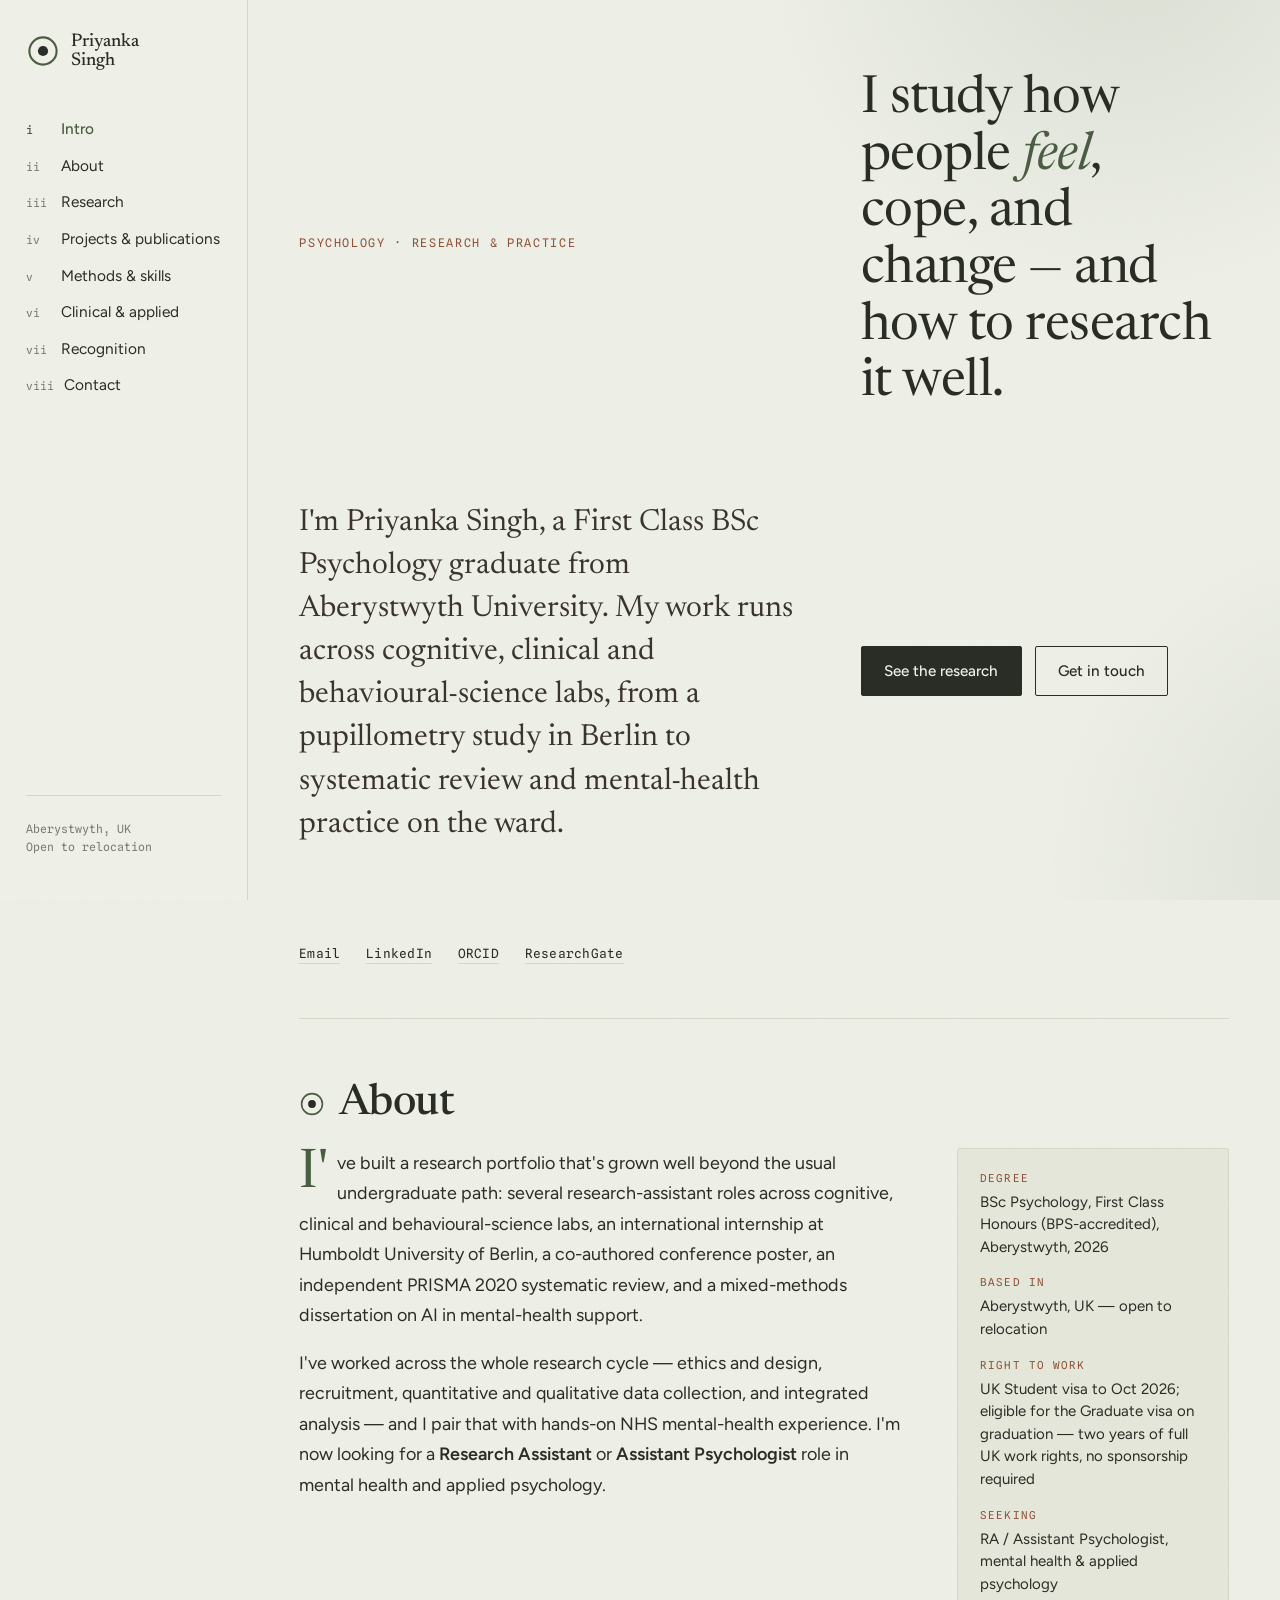
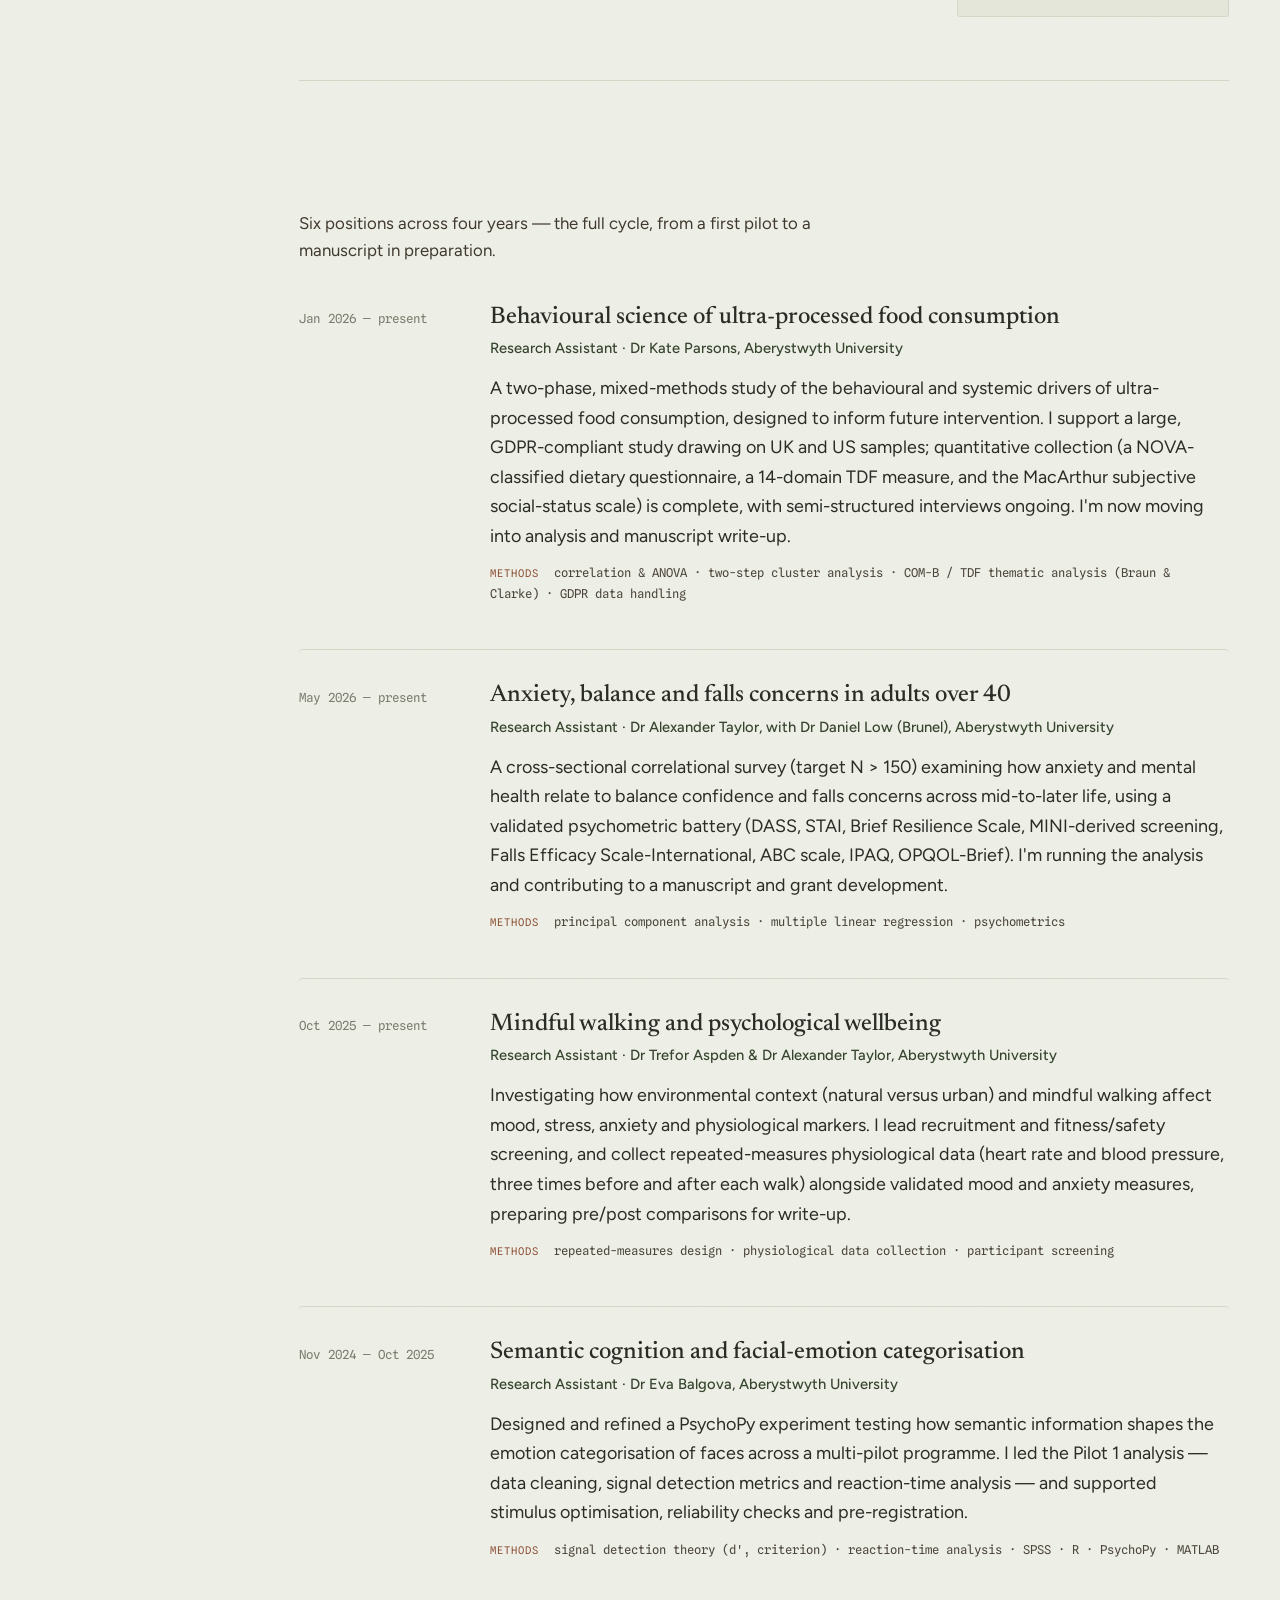
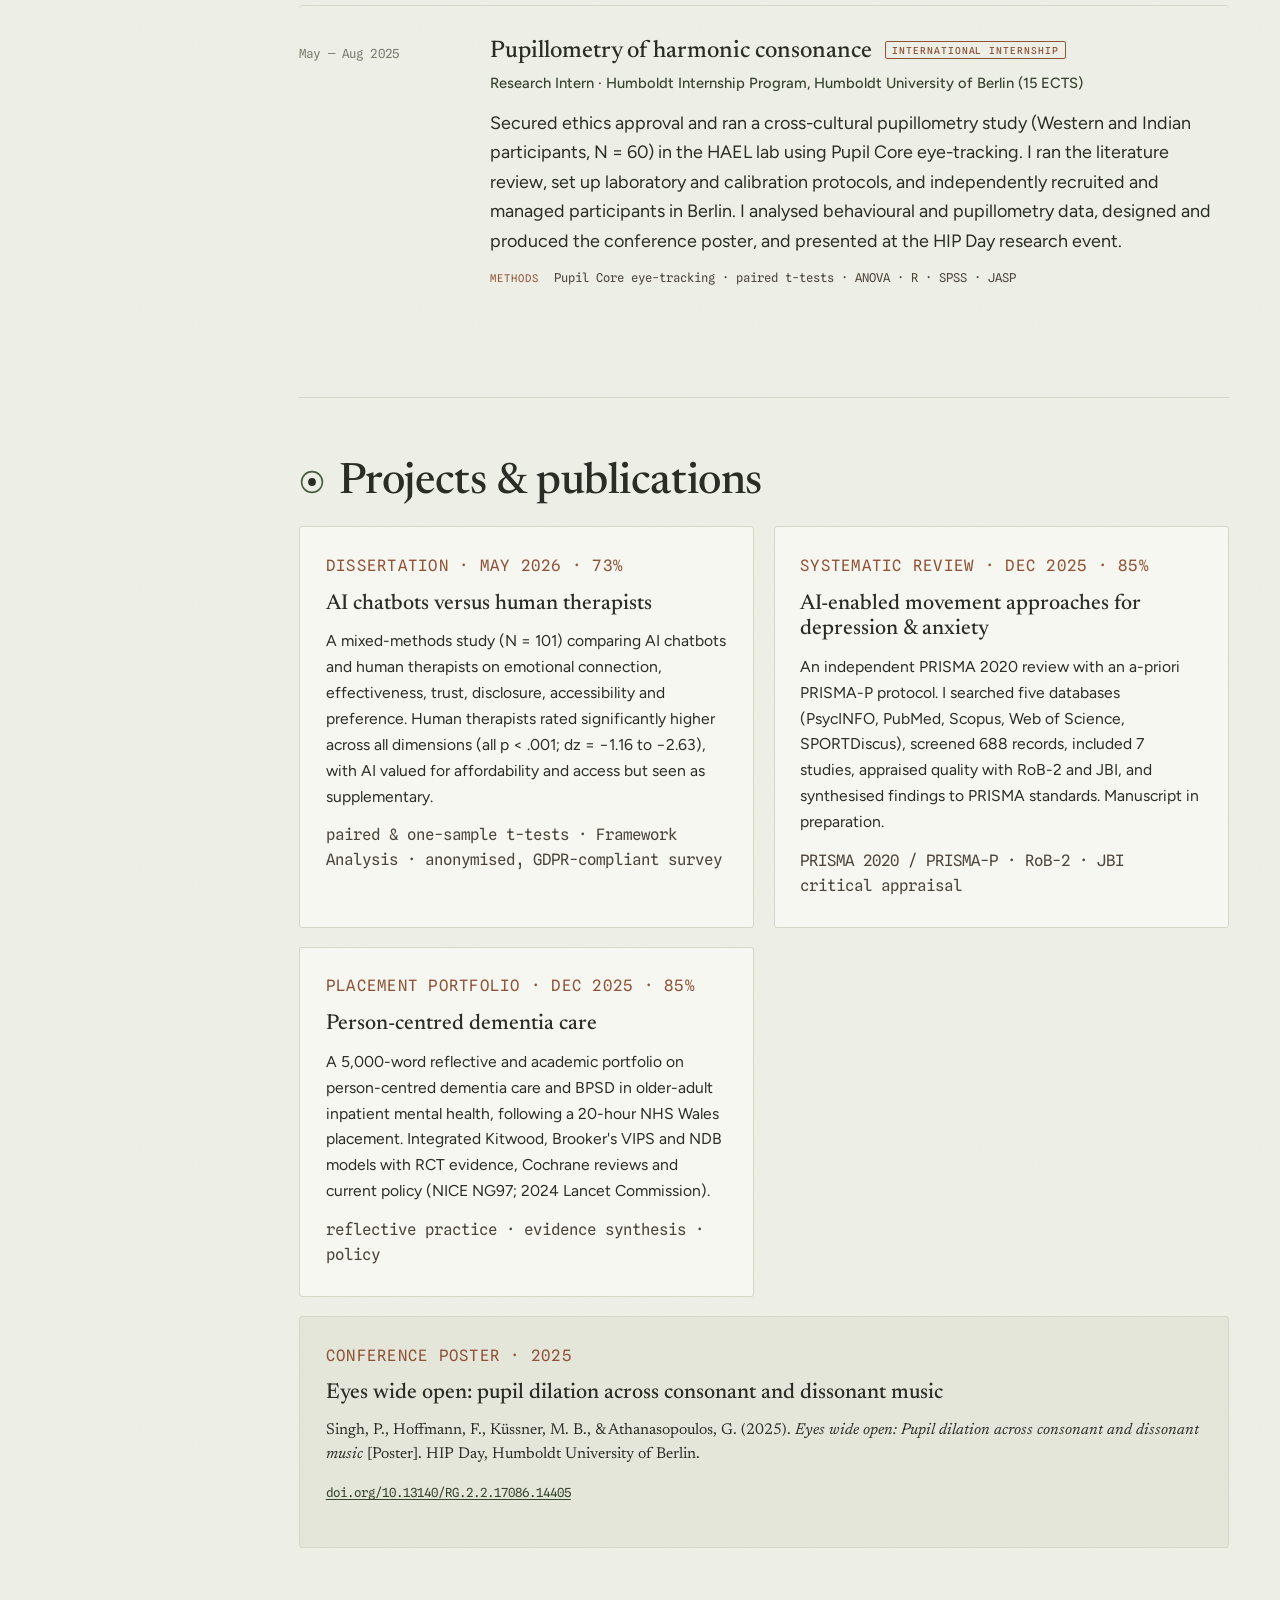
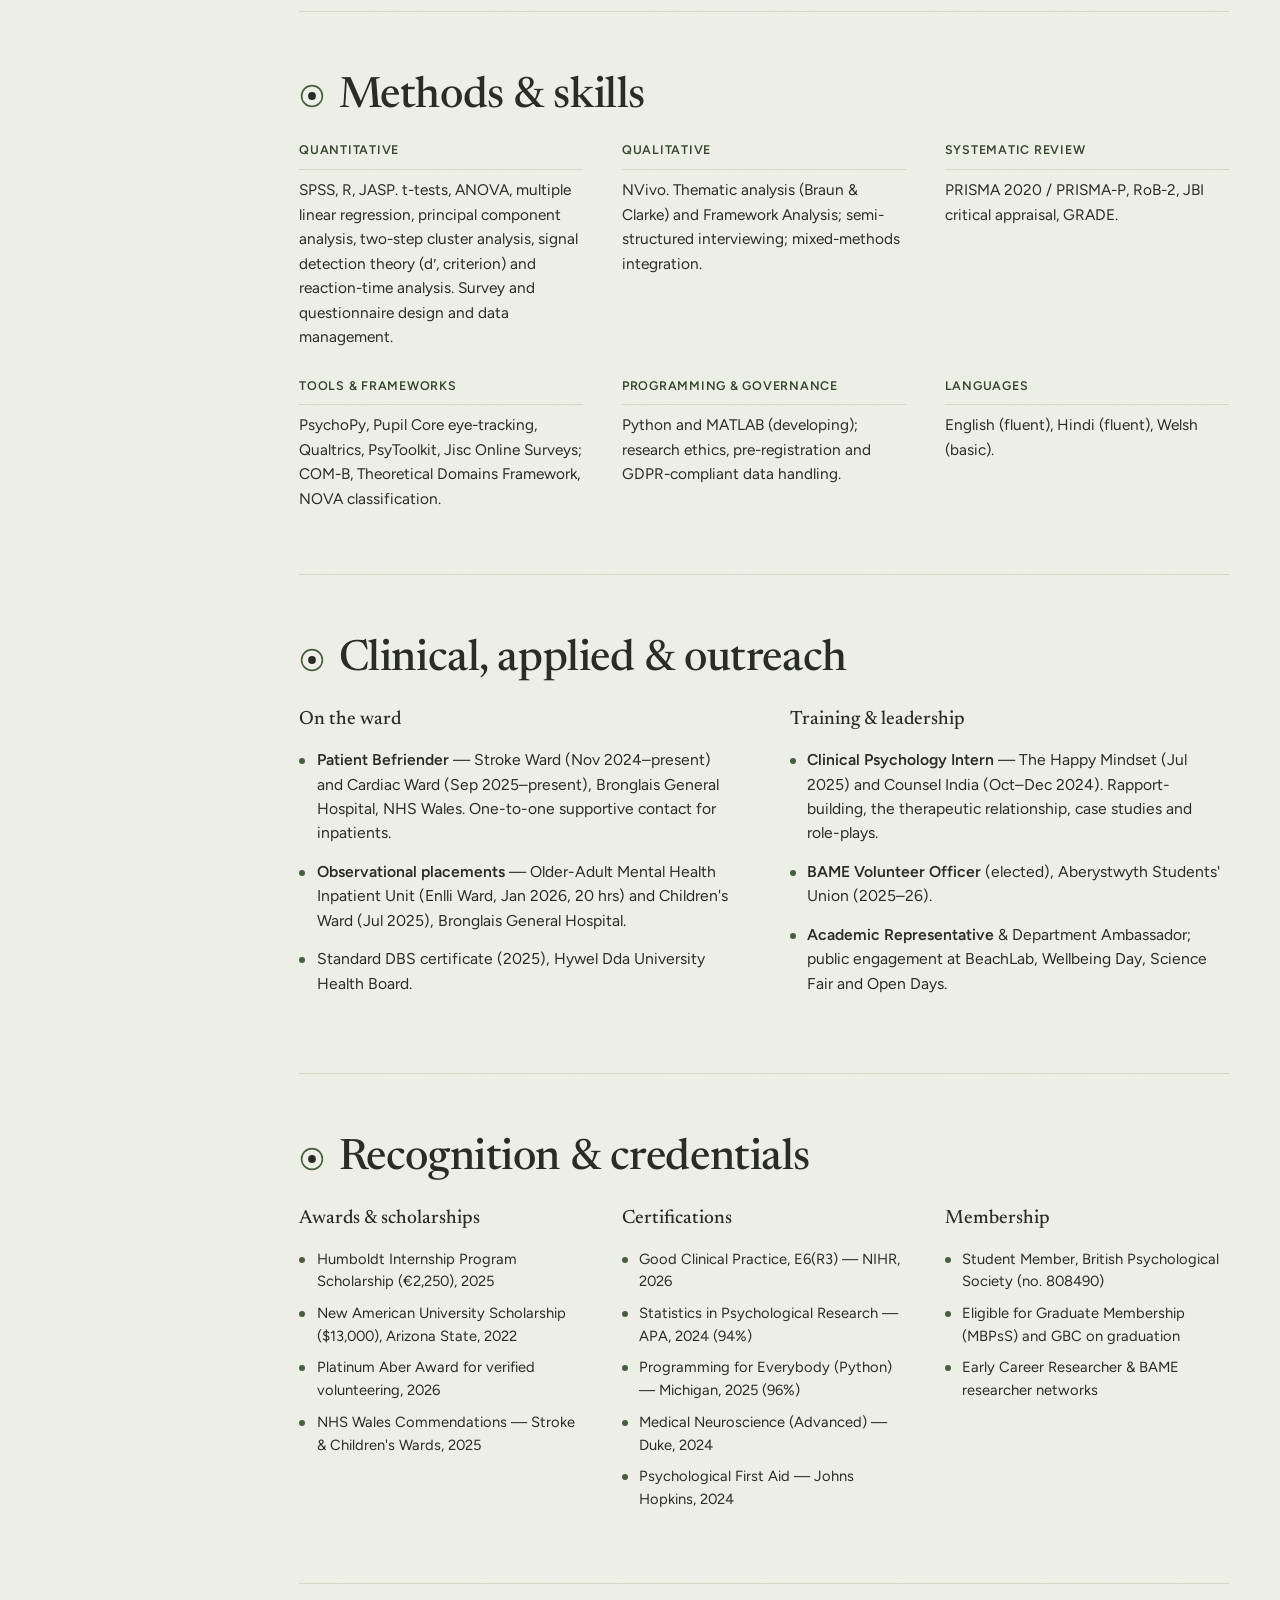
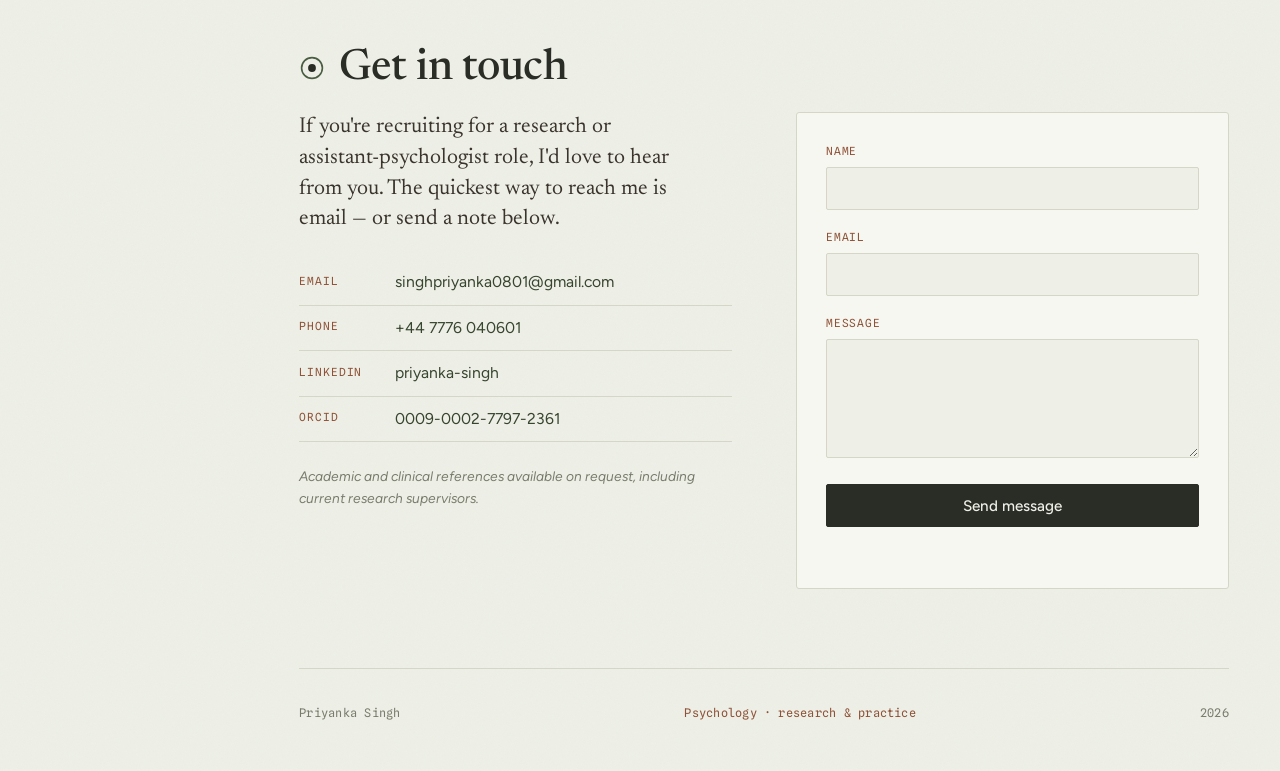
<file: index (2).html>
<!DOCTYPE html>
<html lang="en">
<head>
<meta charset="UTF-8" />
<meta name="viewport" content="width=device-width, initial-scale=1.0" />
<title>Priyanka Singh — Psychology Researcher</title>
<meta name="description" content="Priyanka Singh — First Class BSc Psychology graduate and research assistant across cognitive, clinical and behavioural science. Seeking Research Assistant / Assistant Psychologist roles." />
<link rel="icon" href="favicon.svg" type="image/svg+xml" />
<meta property="og:title" content="Priyanka Singh — Psychology Researcher" />
<meta property="og:description" content="Research across cognitive, clinical and behavioural science." />
<meta property="og:type" content="website" />
<link rel="preconnect" href="https://fonts.googleapis.com" />
<link rel="preconnect" href="https://fonts.gstatic.com" crossorigin />
<link href="https://fonts.googleapis.com/css2?family=Newsreader:ital,opsz,wght@0,6..72,400;0,6..72,500;0,6..72,600;1,6..72,400;1,6..72,500&family=Figtree:wght@400;500;600&family=Spline+Sans+Mono:wght@400;500&display=swap" rel="stylesheet" />
<link rel="stylesheet" href="styles.css" />
</head>
<body>
<a class="skip-link" href="#intro">Skip to content</a>

<!-- ============ SIDEBAR / INDEX ============ -->
<header class="rail" id="rail">
  <a class="mark" href="#intro" aria-label="Priyanka Singh — top of page">
    <svg class="pupil" viewBox="0 0 40 40" aria-hidden="true">
      <circle class="iris" cx="20" cy="20" r="16" />
      <circle class="dot" cx="20" cy="20" r="6" />
    </svg>
    <span class="mark-name">Priyanka<br />Singh</span>
  </a>

  <button class="rail-toggle" id="railToggle" aria-expanded="false" aria-controls="railNav">
    <span class="rail-toggle-label">Index</span>
    <span class="rail-toggle-bars" aria-hidden="true"><i></i><i></i><i></i></span>
  </button>

  <nav class="rail-nav" id="railNav" aria-label="Sections">
    <ol>
      <li><a href="#intro"><span class="idx">i</span> Intro</a></li>
      <li><a href="#about"><span class="idx">ii</span> About</a></li>
      <li><a href="#research"><span class="idx">iii</span> Research</a></li>
      <li><a href="#projects"><span class="idx">iv</span> Projects &amp; publications</a></li>
      <li><a href="#skills"><span class="idx">v</span> Methods &amp; skills</a></li>
      <li><a href="#practice"><span class="idx">vi</span> Clinical &amp; applied</a></li>
      <li><a href="#recognition"><span class="idx">vii</span> Recognition</a></li>
      <li><a href="#contact"><span class="idx">viii</span> Contact</a></li>
    </ol>
  </nav>

  <p class="rail-foot">Aberystwyth, UK<br />Open to relocation</p>
</header>

<!-- ============ MAIN ============ -->
<main class="page">

  <!-- INTRO -->
  <section class="intro" id="intro">
    <p class="eyebrow reveal">Psychology &middot; research &amp; practice</p>
    <h1 class="display reveal">
      I study how people <em>feel</em>,<br />cope, and change &mdash; and<br />how to research it well.
    </h1>
    <p class="lede reveal">
      I'm Priyanka Singh, a First Class BSc Psychology graduate from Aberystwyth University.
      My work runs across cognitive, clinical and behavioural-science labs, from a
      pupillometry study in Berlin to systematic review and mental-health practice on the ward.
    </p>
    <div class="intro-links reveal">
      <a class="btn" href="#research">See the research</a>
      <a class="btn btn-ghost" href="#contact">Get in touch</a>
    </div>
    <ul class="quicklinks reveal" aria-label="Elsewhere">
      <li><a href="mailto:singhpriyanka0801@gmail.com">Email</a></li>
      <li><a href="https://www.linkedin.com/in/priyanka-singh-01424627b" target="_blank" rel="noopener">LinkedIn</a></li>
      <li><a href="https://orcid.org/0009-0002-7797-2361" target="_blank" rel="noopener">ORCID</a></li>
      <li><a href="https://www.researchgate.net/profile/Priyanka-Singh-271" target="_blank" rel="noopener">ResearchGate</a></li>
    </ul>
  </section>

  <!-- ABOUT -->
  <section class="band" id="about">
    <div class="section-head reveal">
      <span class="marker"><svg viewBox="0 0 40 40" aria-hidden="true"><circle class="iris" cx="20" cy="20" r="16"/><circle class="dot" cx="20" cy="20" r="6"/></svg></span>
      <h2 class="section-title">About</h2>
    </div>
    <div class="about-grid">
      <div class="about-body reveal">
        <p class="first">I've built a research portfolio that's grown well beyond the usual undergraduate
          path: several research-assistant roles across cognitive, clinical and behavioural-science
          labs, an international internship at Humboldt University of Berlin, a co-authored conference
          poster, an independent PRISMA&nbsp;2020 systematic review, and a mixed-methods dissertation
          on AI in mental-health support.</p>
        <p>I've worked across the whole research cycle &mdash; ethics and design, recruitment,
          quantitative and qualitative data collection, and integrated analysis &mdash; and I pair
          that with hands-on NHS mental-health experience. I'm now looking for a
          <strong>Research Assistant</strong> or <strong>Assistant Psychologist</strong> role in
          mental health and applied psychology.</p>
      </div>
      <aside class="about-meta reveal" aria-label="At a glance">
        <dl>
          <dt>Degree</dt>
          <dd>BSc Psychology, First Class Honours (BPS-accredited), Aberystwyth, 2026</dd>
          <dt>Based in</dt>
          <dd>Aberystwyth, UK &mdash; open to relocation</dd>
          <dt>Right to work</dt>
          <dd>UK Student visa to Oct 2026; eligible for the Graduate visa on graduation &mdash; two years of full UK work rights, no sponsorship required</dd>
          <dt>Seeking</dt>
          <dd>RA / Assistant Psychologist, mental health &amp; applied psychology</dd>
        </dl>
      </aside>
    </div>
  </section>

  <!-- RESEARCH -->
  <section class="band" id="research">
    <div class="section-head reveal">
      <span class="marker"><svg viewBox="0 0 40 40" aria-hidden="true"><circle class="iris" cx="20" cy="20" r="16"/><circle class="dot" cx="20" cy="20" r="6"/></svg></span>
      <h2 class="section-title">Research experience</h2>
    </div>
    <p class="section-note reveal">Six positions across four years &mdash; the full cycle, from a first pilot to a manuscript in preparation.</p>

    <ol class="entries">
      <li class="entry reveal">
        <div class="entry-when">Jan 2026 &mdash; present</div>
        <div class="entry-main">
          <h3>Behavioural science of ultra-processed food consumption</h3>
          <p class="entry-who">Research Assistant &middot; Dr Kate Parsons, Aberystwyth University</p>
          <p>A two-phase, mixed-methods study of the behavioural and systemic drivers of
            ultra-processed food consumption, designed to inform future intervention. I support a
            large, GDPR-compliant study drawing on UK and US samples; quantitative collection
            (a NOVA-classified dietary questionnaire, a 14-domain TDF measure, and the MacArthur
            subjective social-status scale) is complete, with semi-structured interviews ongoing.
            I'm now moving into analysis and manuscript write-up.</p>
          <p class="methods"><span>Methods</span> correlation &amp; ANOVA &middot; two-step cluster analysis &middot; COM-B / TDF thematic analysis (Braun &amp; Clarke) &middot; GDPR data handling</p>
        </div>
      </li>

      <li class="entry reveal">
        <div class="entry-when">May 2026 &mdash; present</div>
        <div class="entry-main">
          <h3>Anxiety, balance and falls concerns in adults over 40</h3>
          <p class="entry-who">Research Assistant &middot; Dr Alexander Taylor, with Dr Daniel Low (Brunel), Aberystwyth University</p>
          <p>A cross-sectional correlational survey (target N&nbsp;&gt;&nbsp;150) examining how anxiety
            and mental health relate to balance confidence and falls concerns across mid-to-later life,
            using a validated psychometric battery (DASS, STAI, Brief Resilience Scale, MINI-derived
            screening, Falls Efficacy Scale-International, ABC scale, IPAQ, OPQOL-Brief). I'm running
            the analysis and contributing to a manuscript and grant development.</p>
          <p class="methods"><span>Methods</span> principal component analysis &middot; multiple linear regression &middot; psychometrics</p>
        </div>
      </li>

      <li class="entry reveal">
        <div class="entry-when">Oct 2025 &mdash; present</div>
        <div class="entry-main">
          <h3>Mindful walking and psychological wellbeing</h3>
          <p class="entry-who">Research Assistant &middot; Dr Trefor Aspden &amp; Dr Alexander Taylor, Aberystwyth University</p>
          <p>Investigating how environmental context (natural versus urban) and mindful walking affect
            mood, stress, anxiety and physiological markers. I lead recruitment and fitness/safety
            screening, and collect repeated-measures physiological data (heart rate and blood pressure,
            three times before and after each walk) alongside validated mood and anxiety measures,
            preparing pre/post comparisons for write-up.</p>
          <p class="methods"><span>Methods</span> repeated-measures design &middot; physiological data collection &middot; participant screening</p>
        </div>
      </li>

      <li class="entry reveal">
        <div class="entry-when">Nov 2024 &mdash; Oct 2025</div>
        <div class="entry-main">
          <h3>Semantic cognition and facial-emotion categorisation</h3>
          <p class="entry-who">Research Assistant &middot; Dr Eva Balgova, Aberystwyth University</p>
          <p>Designed and refined a PsychoPy experiment testing how semantic information shapes the
            emotion categorisation of faces across a multi-pilot programme. I led the Pilot&nbsp;1
            analysis &mdash; data cleaning, signal detection metrics and reaction-time analysis &mdash;
            and supported stimulus optimisation, reliability checks and pre-registration.</p>
          <p class="methods"><span>Methods</span> signal detection theory (d&prime;, criterion) &middot; reaction-time analysis &middot; SPSS &middot; R &middot; PsychoPy &middot; MATLAB</p>
        </div>
      </li>

      <li class="entry reveal">
        <div class="entry-when">May &mdash; Aug 2025</div>
        <div class="entry-main">
          <h3>Pupillometry of harmonic consonance <span class="tag-int">international internship</span></h3>
          <p class="entry-who">Research Intern &middot; Humboldt Internship Program, Humboldt University of Berlin (15 ECTS)</p>
          <p>Secured ethics approval and ran a cross-cultural pupillometry study (Western and Indian
            participants, N&nbsp;=&nbsp;60) in the HAEL lab using Pupil Core eye-tracking. I ran the
            literature review, set up laboratory and calibration protocols, and independently recruited
            and managed participants in Berlin. I analysed behavioural and pupillometry data, designed
            and produced the conference poster, and presented at the HIP Day research event.</p>
          <p class="methods"><span>Methods</span> Pupil Core eye-tracking &middot; paired t-tests &middot; ANOVA &middot; R &middot; SPSS &middot; JASP</p>
        </div>
      </li>
    </ol>
  </section>

  <!-- PROJECTS & PUBLICATIONS -->
  <section class="band" id="projects">
    <div class="section-head reveal">
      <span class="marker"><svg viewBox="0 0 40 40" aria-hidden="true"><circle class="iris" cx="20" cy="20" r="16"/><circle class="dot" cx="20" cy="20" r="6"/></svg></span>
      <h2 class="section-title">Projects &amp; publications</h2>
    </div>

    <div class="cards">
      <article class="card reveal">
        <p class="card-kind">Dissertation &middot; May 2026 &middot; 73%</p>
        <h3>AI chatbots versus human therapists</h3>
        <p>A mixed-methods study (N&nbsp;=&nbsp;101) comparing AI chatbots and human therapists on
          emotional connection, effectiveness, trust, disclosure, accessibility and preference. Human
          therapists rated significantly higher across all dimensions (all p&nbsp;&lt;&nbsp;.001;
          dz&nbsp;=&nbsp;&minus;1.16 to &minus;2.63), with AI valued for affordability and access but
          seen as supplementary.</p>
        <p class="card-methods">paired &amp; one-sample t-tests &middot; Framework Analysis &middot; anonymised, GDPR-compliant survey</p>
      </article>

      <article class="card reveal">
        <p class="card-kind">Systematic review &middot; Dec 2025 &middot; 85%</p>
        <h3>AI-enabled movement approaches for depression &amp; anxiety</h3>
        <p>An independent PRISMA&nbsp;2020 review with an a-priori PRISMA-P protocol. I searched five
          databases (PsycINFO, PubMed, Scopus, Web of Science, SPORTDiscus), screened 688 records,
          included 7 studies, appraised quality with RoB-2 and JBI, and synthesised findings to PRISMA
          standards. Manuscript in preparation.</p>
        <p class="card-methods">PRISMA 2020 / PRISMA-P &middot; RoB-2 &middot; JBI critical appraisal</p>
      </article>

      <article class="card reveal">
        <p class="card-kind">Placement portfolio &middot; Dec 2025 &middot; 85%</p>
        <h3>Person-centred dementia care</h3>
        <p>A 5,000-word reflective and academic portfolio on person-centred dementia care and BPSD in
          older-adult inpatient mental health, following a 20-hour NHS Wales placement. Integrated
          Kitwood, Brooker's VIPS and NDB models with RCT evidence, Cochrane reviews and current policy
          (NICE NG97; 2024 Lancet Commission).</p>
        <p class="card-methods">reflective practice &middot; evidence synthesis &middot; policy</p>
      </article>

      <article class="card card-cite reveal">
        <p class="card-kind">Conference poster &middot; 2025</p>
        <h3>Eyes wide open: pupil dilation across consonant and dissonant music</h3>
        <p class="cite">Singh, P., Hoffmann, F., K&uuml;ssner, M.&nbsp;B., &amp; Athanasopoulos, G. (2025).
          <em>Eyes wide open: Pupil dilation across consonant and dissonant music</em> [Poster].
          HIP Day, Humboldt University of Berlin.</p>
        <p><a class="doi" href="https://doi.org/10.13140/RG.2.2.17086.14405" target="_blank" rel="noopener">doi.org/10.13140/RG.2.2.17086.14405</a></p>
      </article>
    </div>
  </section>

  <!-- SKILLS -->
  <section class="band" id="skills">
    <div class="section-head reveal">
      <span class="marker"><svg viewBox="0 0 40 40" aria-hidden="true"><circle class="iris" cx="20" cy="20" r="16"/><circle class="dot" cx="20" cy="20" r="6"/></svg></span>
      <h2 class="section-title">Methods &amp; skills</h2>
    </div>

    <div class="skills-grid">
      <div class="skill-col reveal">
        <h3>Quantitative</h3>
        <p>SPSS, R, JASP. t-tests, ANOVA, multiple linear regression, principal component analysis,
          two-step cluster analysis, signal detection theory (d&prime;, criterion) and reaction-time
          analysis. Survey and questionnaire design and data management.</p>
      </div>
      <div class="skill-col reveal">
        <h3>Qualitative</h3>
        <p>NVivo. Thematic analysis (Braun &amp; Clarke) and Framework Analysis; semi-structured
          interviewing; mixed-methods integration.</p>
      </div>
      <div class="skill-col reveal">
        <h3>Systematic review</h3>
        <p>PRISMA 2020 / PRISMA-P, RoB-2, JBI critical appraisal, GRADE.</p>
      </div>
      <div class="skill-col reveal">
        <h3>Tools &amp; frameworks</h3>
        <p>PsychoPy, Pupil Core eye-tracking, Qualtrics, PsyToolkit, Jisc Online Surveys; COM-B,
          Theoretical Domains Framework, NOVA classification.</p>
      </div>
      <div class="skill-col reveal">
        <h3>Programming &amp; governance</h3>
        <p>Python and MATLAB (developing); research ethics, pre-registration and GDPR-compliant data
          handling.</p>
      </div>
      <div class="skill-col reveal">
        <h3>Languages</h3>
        <p>English (fluent), Hindi (fluent), Welsh (basic).</p>
      </div>
    </div>
  </section>

  <!-- CLINICAL & APPLIED -->
  <section class="band" id="practice">
    <div class="section-head reveal">
      <span class="marker"><svg viewBox="0 0 40 40" aria-hidden="true"><circle class="iris" cx="20" cy="20" r="16"/><circle class="dot" cx="20" cy="20" r="6"/></svg></span>
      <h2 class="section-title">Clinical, applied &amp; outreach</h2>
    </div>

    <div class="two-col">
      <div class="reveal">
        <h3 class="mini-head">On the ward</h3>
        <ul class="plain">
          <li><strong>Patient Befriender</strong> &mdash; Stroke Ward (Nov 2024&ndash;present) and Cardiac Ward (Sep 2025&ndash;present), Bronglais General Hospital, NHS Wales. One-to-one supportive contact for inpatients.</li>
          <li><strong>Observational placements</strong> &mdash; Older-Adult Mental Health Inpatient Unit (Enlli Ward, Jan 2026, 20&nbsp;hrs) and Children's Ward (Jul 2025), Bronglais General Hospital.</li>
          <li>Standard DBS certificate (2025), Hywel Dda University Health Board.</li>
        </ul>
      </div>
      <div class="reveal">
        <h3 class="mini-head">Training &amp; leadership</h3>
        <ul class="plain">
          <li><strong>Clinical Psychology Intern</strong> &mdash; The Happy Mindset (Jul 2025) and Counsel India (Oct&ndash;Dec 2024). Rapport-building, the therapeutic relationship, case studies and role-plays.</li>
          <li><strong>BAME Volunteer Officer</strong> (elected), Aberystwyth Students' Union (2025&ndash;26).</li>
          <li><strong>Academic Representative</strong> &amp; Department Ambassador; public engagement at BeachLab, Wellbeing Day, Science Fair and Open Days.</li>
        </ul>
      </div>
    </div>
  </section>

  <!-- RECOGNITION -->
  <section class="band" id="recognition">
    <div class="section-head reveal">
      <span class="marker"><svg viewBox="0 0 40 40" aria-hidden="true"><circle class="iris" cx="20" cy="20" r="16"/><circle class="dot" cx="20" cy="20" r="6"/></svg></span>
      <h2 class="section-title">Recognition &amp; credentials</h2>
    </div>

    <div class="three-col">
      <div class="reveal">
        <h3 class="mini-head">Awards &amp; scholarships</h3>
        <ul class="plain tight">
          <li>Humboldt Internship Program Scholarship (&euro;2,250), 2025</li>
          <li>New American University Scholarship ($13,000), Arizona State, 2022</li>
          <li>Platinum Aber Award for verified volunteering, 2026</li>
          <li>NHS Wales Commendations &mdash; Stroke &amp; Children's Wards, 2025</li>
        </ul>
      </div>
      <div class="reveal">
        <h3 class="mini-head">Certifications</h3>
        <ul class="plain tight">
          <li>Good Clinical Practice, E6(R3) &mdash; NIHR, 2026</li>
          <li>Statistics in Psychological Research &mdash; APA, 2024 (94%)</li>
          <li>Programming for Everybody (Python) &mdash; Michigan, 2025 (96%)</li>
          <li>Medical Neuroscience (Advanced) &mdash; Duke, 2024</li>
          <li>Psychological First Aid &mdash; Johns Hopkins, 2024</li>
        </ul>
      </div>
      <div class="reveal">
        <h3 class="mini-head">Membership</h3>
        <ul class="plain tight">
          <li>Student Member, British Psychological Society (no. 808490)</li>
          <li>Eligible for Graduate Membership (MBPsS) and GBC on graduation</li>
          <li>Early Career Researcher &amp; BAME researcher networks</li>
        </ul>
      </div>
    </div>
  </section>

  <!-- CONTACT -->
  <section class="band contact" id="contact">
    <div class="section-head reveal">
      <span class="marker"><svg viewBox="0 0 40 40" aria-hidden="true"><circle class="iris" cx="20" cy="20" r="16"/><circle class="dot" cx="20" cy="20" r="6"/></svg></span>
      <h2 class="section-title">Get in touch</h2>
    </div>

    <div class="contact-grid">
      <div class="contact-intro reveal">
        <p class="lede">If you're recruiting for a research or assistant-psychologist role, I'd love
          to hear from you. The quickest way to reach me is email &mdash; or send a note below.</p>
        <ul class="contact-list">
          <li><span>Email</span> <a href="mailto:singhpriyanka0801@gmail.com">singhpriyanka0801@gmail.com</a></li>
          <li><span>Phone</span> <a href="tel:+447776040601">+44 7776 040601</a></li>
          <li><span>LinkedIn</span> <a href="https://www.linkedin.com/in/priyanka-singh-01424627b" target="_blank" rel="noopener">priyanka-singh</a></li>
          <li><span>ORCID</span> <a href="https://orcid.org/0009-0002-7797-2361" target="_blank" rel="noopener">0009-0002-7797-2361</a></li>
        </ul>
        <p class="refs">Academic and clinical references available on request, including current research supervisors.</p>
      </div>

      <form class="contact-form reveal" id="contactForm" novalidate>
        <div class="field">
          <label for="name">Name</label>
          <input type="text" id="name" name="name" autocomplete="name" required />
        </div>
        <div class="field">
          <label for="email">Email</label>
          <input type="email" id="email" name="email" autocomplete="email" required />
        </div>
        <div class="field">
          <label for="message">Message</label>
          <textarea id="message" name="message" rows="5" required></textarea>
        </div>
        <button type="submit" class="btn btn-send" id="sendBtn">Send message</button>
        <p class="form-status" id="formStatus" role="status" aria-live="polite"></p>
      </form>
    </div>
  </section>

  <footer class="foot">
    <span>Priyanka Singh</span>
    <span class="foot-mid">Psychology &middot; research &amp; practice</span>
    <span id="year"></span>
  </footer>
</main>

<script src="script.js"></script>
</body>
</html>
</file>
<file: styles.css>
/* ============================================================
   Priyanka Singh - portfolio
   Palette: warm oat paper, deep ink, muted plum, darker olive
   Type: Newsreader (display), Figtree (body), Spline Sans Mono (data)
   ============================================================ */

:root{
  --paper:      #eef0e7;
  --paper-2:    #e3e6d9;   /* alt bands / meta panels */
  --card:       #f6f7f0;
  --ink:        #2a2c26;
  --muted:      #797c6d;
  --plum:       #4a5d42;   /* sage - primary accent */
  --plum-deep:  #37452f;   /* deep sage - links/hover */
  --olive:      #8f5238;   /* clay - labels/secondary */
  --rule:       #d5d6c6;

  --rail-w: 15.5rem;
  --page-max: 46rem;
  --gutter: clamp(1.5rem, 4vw, 4.5rem);

  --serif: "Newsreader", Georgia, "Times New Roman", serif;
  --sans:  "Figtree", -apple-system, BlinkMacSystemFont, "Segoe UI", sans-serif;
  --mono:  "Spline Sans Mono", ui-monospace, "SFMono-Regular", Menlo, monospace;

  --step-1: clamp(.82rem, .8rem + .1vw, .9rem);
  --step0:  clamp(1.02rem, 1rem + .2vw, 1.12rem);
  --step2:  clamp(1.5rem, 1.3rem + .8vw, 1.9rem);
  --step3:  clamp(1.9rem, 1.5rem + 1.6vw, 2.7rem);
  --step4:  clamp(2.1rem, 1.6rem + 2.1vw, 3.3rem);
}

*{ box-sizing:border-box; }

html{ scroll-behavior:smooth; }
@media (prefers-reduced-motion: reduce){ html{ scroll-behavior:auto; } }

body{
  margin:0;
  color:var(--ink);
  font-family:var(--sans);
  font-size:var(--step0);
  line-height:1.65;
  font-weight:400;
  -webkit-font-smoothing:antialiased;
  background-color:var(--paper);
  background-image:
    radial-gradient(38rem 38rem at 88% -8%, rgba(74,93,66,.12), transparent 60%),
    radial-gradient(30rem 30rem at -8% 24%, rgba(143,82,56,.09), transparent 60%),
    radial-gradient(34rem 34rem at 108% 96%, rgba(74,93,66,.10), transparent 62%),
    url("data:image/svg+xml,%3Csvg xmlns='http://www.w3.org/2000/svg' width='140' height='140'%3E%3Cfilter id='n'%3E%3CfeTurbulence type='fractalNoise' baseFrequency='0.85' numOctaves='2' stitchTiles='stitch'/%3E%3C/filter%3E%3Crect width='100%25' height='100%25' filter='url(%23n)' opacity='0.035'/%3E%3C/svg%3E");
  background-attachment:fixed, fixed, fixed, scroll;
  background-repeat:no-repeat, no-repeat, no-repeat, repeat;
}

/* ---- links & text bits ---- */
a{ color:var(--plum-deep); text-decoration-thickness:1px; text-underline-offset:2px; }
a:hover{ color:var(--plum); }
strong{ font-weight:600; }
em{ font-style:italic; }

.skip-link{
  position:absolute; left:-999px; top:.5rem;
  background:var(--ink); color:var(--paper); padding:.5rem .9rem; border-radius:4px; z-index:100;
}
.skip-link:focus{ left:.5rem; }

:focus-visible{ outline:2.5px solid var(--plum); outline-offset:3px; border-radius:2px; }

/* ============================================================
   PUPIL MARK
   ============================================================ */
.pupil, .marker svg{ display:block; }
.iris{ fill:none; stroke:var(--plum); stroke-width:2.5; }
.dot{ fill:var(--ink); }

/* ============================================================
   RAIL (sidebar index)
   ============================================================ */
.rail{
  position:fixed; inset:0 auto 0 0;
  width:var(--rail-w);
  padding:2rem 1.6rem;
  display:flex; flex-direction:column;
  border-right:1px solid var(--rule);
  background:var(--paper);
  z-index:40;
}
.mark{
  display:flex; align-items:center; gap:.7rem;
  text-decoration:none; color:var(--ink);
}
.mark .pupil{ width:34px; height:34px; flex:none; }
.mark-name{
  font-family:var(--serif); font-size:1.15rem; font-weight:500; line-height:1.05;
}
.rail-toggle{ display:none; }

.rail-nav{ margin-top:2.4rem; }
.rail-nav ol{ list-style:none; margin:0; padding:0; }
.rail-nav li{ margin:.15rem 0; }
.rail-nav a{
  display:flex; align-items:baseline; gap:.6rem;
  font-size:.96rem; color:var(--ink); text-decoration:none;
  padding:.28rem 0;
  transition:color .18s ease, transform .18s ease;
}
.rail-nav a:hover{ color:var(--plum); transform:translateX(3px); }
.rail-nav .idx{
  font-family:var(--mono); font-size:.7rem; color:var(--muted);
  min-width:1.6rem; letter-spacing:.02em;
}
.rail-nav a.active{ color:var(--plum); font-weight:500; }
.rail-nav a.active .idx{ color:var(--plum); }

.rail-foot{
  margin-top:auto; padding-top:1.5rem;
  font-family:var(--mono); font-size:.72rem; line-height:1.6; color:var(--muted);
  border-top:1px solid var(--rule);
}

/* ============================================================
   PAGE / MAIN
   ============================================================ */
.page{
  margin-left:var(--rail-w);
  padding:0 var(--gutter);
}

.eyebrow{
  font-family:var(--mono); font-size:.74rem; letter-spacing:.14em;
  text-transform:uppercase; color:var(--olive); margin:0 0 1.4rem;
}

/* ---- intro ---- */
.intro{
  padding:clamp(3rem,8vh,7rem) 0 clamp(3rem,6vh,5rem);
  min-height:80vh;
  display:grid; grid-template-columns:1.15fr .85fr;
  gap:clamp(2rem,5vw,4.5rem); align-items:center;
}
.intro-text{ display:flex; flex-direction:column; }
h1.display{
  font-family:var(--serif); font-weight:400;
  font-size:var(--step4); line-height:1.08; letter-spacing:-0.01em;
  margin:0 0 1.6rem; max-width:24ch;
}
h1.display em{ color:var(--plum); font-style:italic; }
.lede{
  font-size:var(--step2); font-family:var(--serif); font-weight:400;
  line-height:1.42; max-width:34ch; color:#3a342d; margin:0 0 2rem;
}
.intro-links{ display:flex; gap:.8rem; flex-wrap:wrap; margin-bottom:2.4rem; }

.btn{
  display:inline-block; font-family:var(--sans); font-weight:500; font-size:.95rem;
  padding:.72rem 1.4rem; border-radius:2px; text-decoration:none;
  background:var(--ink); color:var(--paper);
  border:1.5px solid var(--ink);
  transition:background .18s ease, color .18s ease, transform .18s ease;
}
.btn:hover{ background:var(--plum-deep); border-color:var(--plum-deep); color:var(--paper); transform:translateY(-2px); }
.btn-ghost{ background:transparent; color:var(--ink); }
.btn-ghost:hover{ background:var(--ink); color:var(--paper); transform:translateY(-2px); }

.quicklinks{
  list-style:none; margin:0; padding:0;
  display:flex; gap:1.6rem; flex-wrap:wrap;
  font-family:var(--mono); font-size:.8rem; letter-spacing:.02em;
}
.quicklinks a{ color:var(--ink); text-decoration:none; padding-bottom:2px; border-bottom:1px solid var(--rule); }
.quicklinks a:hover{ color:var(--plum); border-color:var(--plum); }

/* ============================================================
   SCROLL PROGRESS
   ============================================================ */
.scroll-progress{
  position:fixed; top:0; left:0; height:3px; width:100%;
  transform:scaleX(0); transform-origin:0 50%;
  background:var(--plum); z-index:60; transition:transform .1s linear;
}

/* ============================================================
   HERO DECOR + STATUS
   ============================================================ */
.intro{ position:relative; }
.hero-art{
  width:100%; max-width:400px; height:auto; justify-self:center; opacity:.9;
}
.hero-art .edge{ stroke:var(--plum); stroke-width:1.3; fill:none; opacity:.55; }
.hero-art .node{ fill:var(--paper); stroke:var(--plum); stroke-width:1.6; }
.hero-art .node-accent{ fill:var(--olive); stroke:none; }
.hero-art .node-pulse{ transform-box:fill-box; transform-origin:center; animation:nodepulse 3.4s ease-in-out infinite; }
.hero-art .node-pulse:nth-of-type(2){ animation-delay:.8s; }
.hero-art .node-pulse:nth-of-type(3){ animation-delay:1.6s; }
@keyframes nodepulse{ 0%,100%{ transform:scale(1); opacity:1; } 50%{ transform:scale(1.55); opacity:.65; } }

/* neuron illustration in About */
.about-art{ width:100%; max-width:210px; height:auto; margin-top:1.3rem; }
.about-art .edge{ stroke:var(--plum); stroke-width:1.4; fill:none; }
.about-art .node{ fill:var(--paper); stroke:var(--plum); stroke-width:1.5; }
.about-art .soma{ fill:var(--paper); stroke:var(--plum); stroke-width:1.9; }
.about-art .syn{ fill:var(--olive); }

.status{
  display:inline-flex; align-items:center; gap:.55rem; align-self:flex-start;
  font-family:var(--mono); font-size:.78rem; color:var(--olive);
  margin:0 0 1.8rem; padding:.42rem .85rem;
  border:1px solid var(--rule); border-radius:999px; background:var(--paper-2);
}
.status-dot{
  width:8px; height:8px; border-radius:50%; background:var(--plum); flex:none;
  animation:ping 2.4s ease-out infinite;
}
@keyframes ping{
  0%{ box-shadow:0 0 0 0 rgba(74,93,66,.45); }
  70%,100%{ box-shadow:0 0 0 9px rgba(74,93,66,0); }
}

/* ============================================================
   HIGHLIGHTS BAND
   ============================================================ */
.highlights{
  display:grid; grid-template-columns:repeat(4,minmax(0,1fr));
  gap:1px; background:var(--rule);
  border:1px solid var(--rule); border-radius:4px; overflow:hidden;
}
.stat{
  background:var(--paper-2); padding:1.5rem 1.4rem;
  display:flex; flex-direction:column; gap:.4rem; transition:background .2s ease;
}
.stat:hover{ background:var(--card); }
.stat-num{
  font-family:var(--serif); font-weight:500; line-height:1; letter-spacing:-0.01em;
  font-size:clamp(1.9rem,1.4rem+1.9vw,2.8rem); color:var(--plum);
}
.stat-num-sm{ font-size:.5em; color:var(--ink); }
.stat-label{
  font-family:var(--mono); font-size:.72rem; line-height:1.45; color:#4c453b;
}

/* ============================================================
   SECTIONS / BANDS
   ============================================================ */
.band{ padding:clamp(3rem,7vh,5.5rem) 0; border-top:1px solid var(--rule); }

.section-head{ display:flex; align-items:center; gap:.85rem; margin-bottom:1.4rem; }
.section-head .marker svg{ width:26px; height:26px; }
.section-title{
  font-family:var(--serif); font-weight:500; font-size:var(--step3);
  letter-spacing:-0.01em; margin:0; line-height:1;
}
.section-note{
  max-width:52ch; color:#40392f; font-size:1.05rem; margin:0 0 2.4rem;
}

/* ---- about ---- */
.about-grid{ display:grid; grid-template-columns:minmax(0,1fr) 17rem; gap:clamp(1.5rem,4vw,3.5rem); align-items:start; }
.about-body{ max-width:var(--page-max); }
.about-body p{ font-size:1.12rem; line-height:1.7; margin:0 0 1.1rem; }
.about-body p.first::first-letter{
  font-family:var(--serif); font-size:3.4rem; line-height:.8; float:left;
  padding:.35rem .55rem 0 0; color:var(--plum);
}
.about-meta{
  background:var(--paper-2); border:1px solid var(--rule);
  padding:1.3rem 1.4rem; border-radius:3px;
}
.about-meta dl{ margin:0; }
.about-meta dt{
  font-family:var(--mono); font-size:.68rem; letter-spacing:.1em; text-transform:uppercase;
  color:var(--olive); margin-top:1rem;
}
.about-meta dt:first-child{ margin-top:0; }
.about-meta dd{ margin:.2rem 0 0; font-size:.94rem; line-height:1.5; }

/* ---- research entries ---- */
.entries{ list-style:none; margin:0; padding:0; }
.entry{
  display:grid; grid-template-columns:9.5rem minmax(0,1fr);
  gap:clamp(1rem,3vw,2.5rem);
  padding:2rem 0; border-top:1px solid var(--rule);
  border-radius:4px; transition:background .2s ease;
}
.entry:hover{ background:var(--card); }
.entry:first-child{ border-top:none; padding-top:0; }
.entry-when{
  font-family:var(--mono); font-size:.78rem; color:var(--muted);
  letter-spacing:.01em; padding-top:.35rem;
}
.entry-main{ max-width:var(--page-max); }
.entry-main h3{
  font-family:var(--serif); font-weight:500; font-size:1.5rem; line-height:1.15;
  margin:0 0 .3rem;
}
.entry-who{
  font-size:.92rem; color:var(--plum-deep); margin:0 0 .8rem; font-weight:500;
}
.entry-main p{ margin:0 0 .8rem; }
.tag-int{
  display:inline-block; vertical-align:middle;
  font-family:var(--mono); font-size:.6rem; letter-spacing:.1em; text-transform:uppercase;
  color:var(--olive); border:1px solid var(--olive); border-radius:2px;
  padding:.15rem .4rem; margin-left:.5rem; transform:translateY(-2px);
}
.methods{
  font-family:var(--mono); font-size:.76rem; line-height:1.7; color:#4c453b;
  margin-top:.4rem !important;
}
.methods span{
  color:var(--olive); text-transform:uppercase; letter-spacing:.1em; font-size:.66rem;
  margin-right:.5rem;
}

/* ---- cards (projects) ---- */
.cards{ display:grid; grid-template-columns:repeat(2,minmax(0,1fr)); gap:1.2rem; }
.card{
  background:var(--card); border:1px solid var(--rule); border-radius:3px;
  padding:1.6rem 1.6rem 1.8rem;
  transition:transform .2s ease, box-shadow .2s ease, border-color .2s ease;
}
.card:hover{ transform:translateY(-3px); border-color:var(--plum); box-shadow:0 10px 30px -20px rgba(41,36,32,.5); }
.card-kind{
  font-family:var(--mono); font-size:.7rem; letter-spacing:.08em; text-transform:uppercase;
  color:var(--olive); margin:0 0 .5rem;
}
.card h3{ font-family:var(--serif); font-weight:500; font-size:1.35rem; line-height:1.18; margin:0 0 .7rem; }
.card p{ font-size:.98rem; margin:0 0 .8rem; }
.card-methods{ font-family:var(--mono); font-size:.72rem; color:#4c453b; line-height:1.6; margin-bottom:0 !important; }
.card-cite{ grid-column:1 / -1; background:var(--paper-2); }
.cite{ font-family:var(--serif); font-size:1rem; line-height:1.55; }
.doi{ font-family:var(--mono); font-size:.78rem; }

/* ---- skills ---- */
.skills-grid{ display:grid; grid-template-columns:repeat(3,minmax(0,1fr)); gap:1.6rem 2.4rem; }
.skill-col h3{
  font-family:var(--sans); font-weight:600; font-size:.78rem; letter-spacing:.06em;
  text-transform:uppercase; color:var(--plum-deep);
  margin:0 0 .5rem; padding-bottom:.5rem; border-bottom:1px solid var(--rule);
}
.skill-col p{ font-size:.96rem; margin:0; line-height:1.6; }

/* ---- certifications grid (2-up) ---- */
.cert-grid{ display:grid; grid-template-columns:repeat(2,minmax(0,1fr)); gap:1.8rem 2.6rem; }
.cert-grid .skill-col h3{ font-family:var(--sans); }

/* ---- feature callout (conference highlight) ---- */
.feature{
  margin-top:2.4rem; padding:1.6rem 1.8rem;
  background:var(--paper-2); border:1px solid var(--rule);
  border-left:3px solid var(--plum); border-radius:3px;
  max-width:var(--page-max);
}
.feature-kind{
  font-family:var(--mono); font-size:.7rem; letter-spacing:.08em; text-transform:uppercase;
  color:var(--olive); margin:0 0 .5rem;
}
.feature h3{ font-family:var(--serif); font-weight:500; font-size:1.5rem; line-height:1.15; margin:0 0 .3rem; }
.feature-sub{ font-size:.95rem; color:var(--plum-deep); font-weight:500; margin:0 0 .8rem; }
.feature p:last-child{ margin-bottom:0; }

/* ============================================================
   GALLERIES + POSTER + LIGHTBOX
   ============================================================ */
.gallery{ display:grid; gap:.6rem; margin-top:1.2rem; }
.gallery-4{ grid-template-columns:repeat(4,1fr); }
.gallery-5{ grid-template-columns:repeat(5,1fr); }
.gallery a{ display:block; overflow:hidden; border-radius:3px; border:1px solid var(--rule); cursor:zoom-in; }
.gallery img{ width:100%; aspect-ratio:4/3; object-fit:cover; display:block;
  transition:transform .35s ease, filter .35s ease; }
.gallery a:hover img{ transform:scale(1.05); filter:brightness(1.04); }
.gallery-cap{ font-family:var(--mono); font-size:.72rem; letter-spacing:.06em; text-transform:uppercase;
  color:var(--olive); margin:1.8rem 0 0; }

.cert-gallery-head{ font-family:var(--serif); font-weight:500; font-size:1.3rem; margin:2.8rem 0 0; }
.gallery-cert{ grid-template-columns:repeat(4,1fr); gap:1rem; }
.gallery-cert figure{ margin:0; }
.gallery-cert a{ background:#fff; }
.gallery-cert img{ aspect-ratio:1.3/1; object-fit:contain; background:#fff; padding:.3rem; }
.gallery-cert figcaption{ font-family:var(--mono); font-size:.68rem; color:#4c453b; margin-top:.45rem; line-height:1.3; }

.card-poster{ display:flex; gap:1.6rem; align-items:flex-start; }
.poster-thumb{ flex:0 0 34%; max-width:210px; border-radius:3px; overflow:hidden; background:#fff; cursor:zoom-in; }
.poster-thumb img{ width:100%; height:auto; display:block; transition:transform .35s ease; }
.poster-thumb:hover img{ transform:scale(1.03); }
.card-poster-body{ flex:1; min-width:0; }
.poster-links{ display:flex; gap:1.4rem; flex-wrap:wrap; }
.entry-links{ font-family:var(--mono); font-size:.76rem; margin-top:.5rem !important; }
.entry-links a{ text-decoration:none; border-bottom:1px solid var(--rule); }
.entry-links a:hover{ border-color:var(--plum); }

.lightbox{
  position:fixed; inset:0; z-index:200; display:none;
  align-items:center; justify-content:center; padding:3vh 3vw;
  background:rgba(28,30,24,.88); -webkit-backdrop-filter:blur(3px); backdrop-filter:blur(3px);
}
.lightbox.open{ display:flex; }
.lightbox-img{ max-width:100%; max-height:94vh; border-radius:4px; background:#fff;
  box-shadow:0 24px 60px -20px rgba(0,0,0,.6); }
.lightbox-close{
  position:absolute; top:1.1rem; right:1.4rem; width:44px; height:44px;
  font-size:1.8rem; line-height:1; color:#fff; background:rgba(255,255,255,.12);
  border:1px solid rgba(255,255,255,.35); border-radius:50%; cursor:pointer;
}
.lightbox-close:hover{ background:rgba(255,255,255,.25); }

/* ---- generic multi-column blocks ---- */
.two-col{ display:grid; grid-template-columns:repeat(2,minmax(0,1fr)); gap:clamp(1.5rem,4vw,3.5rem); }
.three-col{ display:grid; grid-template-columns:repeat(3,minmax(0,1fr)); gap:clamp(1.5rem,3vw,2.5rem); }
.mini-head{
  font-family:var(--serif); font-weight:500; font-size:1.2rem; margin:0 0 .8rem;
}
ul.plain{ list-style:none; margin:0; padding:0; }
ul.plain li{ position:relative; padding-left:1.1rem; margin-bottom:.9rem; font-size:.98rem; line-height:1.55; }
ul.plain li::before{
  content:""; position:absolute; left:0; top:.62em;
  width:6px; height:6px; border-radius:50%; background:var(--plum);
}
ul.plain.tight li{ margin-bottom:.55rem; font-size:.92rem; }

/* ---- contact ---- */
.contact-grid{ display:grid; grid-template-columns:minmax(0,1fr) minmax(0,1fr); gap:clamp(2rem,5vw,4rem); align-items:start; }
.contact-intro .lede{ font-size:1.35rem; max-width:32ch; margin-bottom:1.6rem; }
.contact-list{ list-style:none; margin:0 0 1.4rem; padding:0; }
.contact-list li{ display:flex; gap:1rem; padding:.55rem 0; border-bottom:1px solid var(--rule); font-size:.98rem; }
.contact-list li span{
  font-family:var(--mono); font-size:.7rem; letter-spacing:.08em; text-transform:uppercase;
  color:var(--olive); min-width:5rem; padding-top:.15rem;
}
.contact-list a{ text-decoration:none; border-bottom:1px solid transparent; }
.contact-list a:hover{ border-color:var(--plum); }
.refs{ font-size:.86rem; color:var(--muted); font-style:italic; }

.contact-form{
  background:var(--card); border:1px solid var(--rule); border-radius:3px;
  padding:1.8rem;
}
.field{ margin-bottom:1.1rem; }
.field label{
  display:block; font-family:var(--mono); font-size:.7rem; letter-spacing:.08em;
  text-transform:uppercase; color:var(--olive); margin-bottom:.4rem;
}
.field input, .field textarea{
  width:100%; font-family:var(--sans); font-size:1rem; color:var(--ink);
  background:var(--paper); border:1px solid var(--rule); border-radius:2px;
  padding:.7rem .8rem; resize:vertical;
  transition:border-color .15s ease, background .15s ease;
}
.field input:focus, .field textarea:focus{ outline:none; border-color:var(--plum); background:#fff; }
.btn-send{ width:100%; cursor:pointer; }
.form-status{ font-size:.9rem; margin:.9rem 0 0; min-height:1.2em; }
.form-status.ok{ color:var(--olive); }
.form-status.err{ color:var(--plum); }

/* ---- footer ---- */
.foot{
  display:flex; justify-content:space-between; flex-wrap:wrap; gap:.6rem;
  padding:2.2rem 0 3rem; margin-top:1rem; border-top:1px solid var(--rule);
  font-family:var(--mono); font-size:.74rem; color:var(--muted); letter-spacing:.02em;
}
.foot-mid{ color:var(--olive); }

/* ============================================================
   REVEAL ANIMATION
   ============================================================ */
.reveal{ opacity:0; transform:translateY(16px); transition:opacity .6s ease, transform .6s ease; }
.reveal.in-view{ opacity:1; transform:none; }
@media (prefers-reduced-motion: reduce){
  .reveal{ opacity:1; transform:none; transition:none; }
  .hero-art .node-pulse, .status-dot{ animation:none; }
  .scroll-progress{ transition:none; }
}

/* ============================================================
   RESPONSIVE
   ============================================================ */
@media (max-width: 940px){
  .about-grid{ grid-template-columns:1fr; }
  .about-meta{ order:-1; }
  .cards{ grid-template-columns:1fr; }
  .skills-grid{ grid-template-columns:repeat(2,minmax(0,1fr)); }
  .three-col{ grid-template-columns:1fr 1fr; }
  .highlights{ grid-template-columns:repeat(2,minmax(0,1fr)); }
  .contact-grid{ grid-template-columns:1fr; }
}

@media (max-width: 760px){
  .rail{
    position:sticky; inset:0 0 auto 0; width:100%;
    flex-direction:row; align-items:center; justify-content:space-between; flex-wrap:wrap;
    padding:.9rem var(--gutter); border-right:none; border-bottom:1px solid var(--rule);
  }
  .rail-foot{ display:none; }
  .rail-toggle{
    display:flex; align-items:center; gap:.5rem; background:none; border:none; cursor:pointer;
    font-family:var(--mono); font-size:.72rem; letter-spacing:.1em; text-transform:uppercase;
    color:var(--ink); padding:.3rem;
  }
  .rail-toggle-bars{ display:inline-flex; flex-direction:column; gap:3px; }
  .rail-toggle-bars i{ width:18px; height:1.5px; background:var(--ink); display:block; transition:transform .2s ease, opacity .2s ease; }
  .rail-toggle[aria-expanded="true"] .rail-toggle-bars i:nth-child(1){ transform:translateY(4.5px) rotate(45deg); }
  .rail-toggle[aria-expanded="true"] .rail-toggle-bars i:nth-child(2){ opacity:0; }
  .rail-toggle[aria-expanded="true"] .rail-toggle-bars i:nth-child(3){ transform:translateY(-4.5px) rotate(-45deg); }

  .rail-nav{
    flex-basis:100%; margin-top:0;
    max-height:0; overflow:hidden; transition:max-height .3s ease;
  }
  .rail-nav.open{ max-height:26rem; margin-top:.8rem; }
  .rail-nav ol{ padding-bottom:.6rem; }

  .page{ margin-left:0; }
  .hero-art{ max-width:240px; }
  .two-col{ grid-template-columns:1fr; }
  .three-col{ grid-template-columns:1fr; }
  .skills-grid{ grid-template-columns:1fr; }
  .cert-grid{ grid-template-columns:1fr; }
  .gallery-4, .gallery-5{ grid-template-columns:repeat(2,1fr); }
  .gallery-cert{ grid-template-columns:repeat(2,1fr); }
  .card-poster{ flex-direction:column; }
  .poster-thumb{ flex:none; max-width:60%; }
  .entry{ grid-template-columns:1fr; gap:.4rem; }
  .entry-when{ padding-top:0; }
  .intro{ min-height:auto; padding-top:2.5rem; grid-template-columns:1fr; }
}

@media (max-width: 560px){
  h1.display br, .mark-name br{ display:none; }
  .mark-name{ font-size:1rem; }
}

@media (max-width: 420px){
  .intro-links{ flex-direction:column; align-items:stretch; }
  .btn{ text-align:center; }
}
</file>
